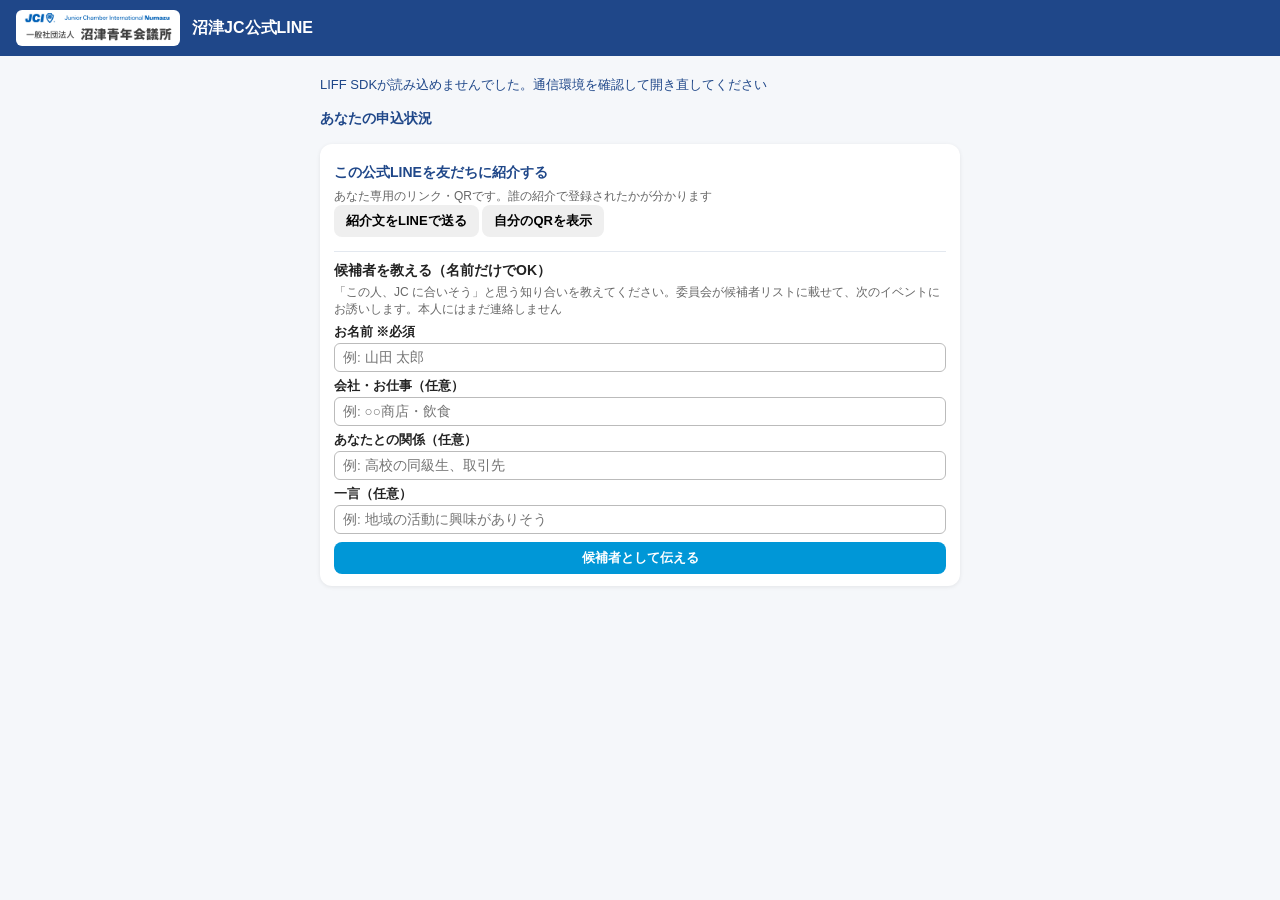
<file: index.html>
<!DOCTYPE html>
<html lang="ja">
<head>
<meta charset="utf-8">
<meta name="viewport" content="width=device-width, initial-scale=1">
<meta name="robots" content="noindex">
<link rel="preconnect" href="https://script.google.com">
<link rel="preconnect" href="https://script.googleusercontent.com">
<link rel="preload" as="script" href="https://static.line-scdn.net/liff/edge/2/sdk.js">
<title>沼津JC公式LINE</title>
<link rel="icon" href="assets/emblem_shield.png"><link rel="apple-touch-icon" href="assets/oa_icon.png">
<link rel="stylesheet" href="styles.css?v=202610131456">
</head>
<body>
<header id="hdr"><img src="assets/logo.png" alt="沼津青年会議所" class="hlogo"><span id="hdr_t">沼津JC公式LINE</span></header>
<div id="wrap">
<div id="msg">読み込み中…</div>

<div id="user_ui">
  <div id="adminlink" style="display:none;margin-bottom:10px"><button class="join" style="background:#16283c" onclick="switchToAdmin()">▶ 管理画面を開く（管理者のみ表示）</button></div>
  <div id="events"></div>
  <div id="done" class="panel" style="display:none;border:2px solid #2E7D32">
    <div class="t" id="done_title" style="color:#2E7D32"></div>
    <div class="m" id="done_body" style="white-space:pre-wrap;margin-top:6px"></div>
    <a id="done_cal" class="mapbtn" target="_blank" rel="noopener" style="display:none">📆 Googleカレンダーに追加</a>
    <button class="join" onclick="closeLiff()">LINEに戻る</button>
    <button class="cancel" onclick="document.getElementById('done').style.display='none'">この画面を閉じる</button>
  </div>
  <div id="formbox" class="panel">
    <div class="t" id="ftitle"></div>
    <div class="m" id="ffee"></div>
    <div id="quick" style="display:none">
      <div class="hist" style="margin-top:8px">前回の内容で申し込みます：<br><b id="q_summary"></b></div>
      <label>同伴人数</label>
      <select id="q_dohan_count"><option value="0">0名（ご本人のみ）</option><option value="1">1名</option><option value="2">2名</option><option value="3">3名</option><option value="4">4名</option><option value="5">5名</option></select>
      <label>同伴者のお名前（任意）</label><input id="q_dohan">
      <label>ひとことメモ（任意）</label><input id="q_memo">
      <label style="font-weight:normal"><input type="checkbox" id="q_doui" style="width:auto"> 個人情報の取り扱いに同意します（下の「取り扱いについて」参照）</label>
      <button id="q_send" class="join" onclick="sendApply(true)">この内容で申し込む</button>
      <button class="cancel" onclick="showFull()">氏名・連絡先などを修正して申し込む</button>
    </div>
    <div id="full">
      <label>お名前 ※必須</label><input id="f_name" autocomplete="name" enterkeyhint="next">
      <label>連絡先（電話またはメール）※必須</label><input id="f_contact" autocomplete="tel" enterkeyhint="next" placeholder="090-0000-0000 または メールアドレス">
      <details id="f_more" style="margin-top:10px"><summary style="font-size:13px;color:var(--navy);padding:6px 0">詳しく入力（任意：会社・業種・きっかけ・紹介者・同伴・メモ）</summary>
      <label>会社名・屋号</label><input id="f_company" autocomplete="organization">
      <label>業種</label><select id="f_gyoshu"><option value="">（選択）</option></select>
      <label>このイベントを知ったきっかけ</label><select id="f_kikkake"><option value="">（選択）</option></select>
      <label>ご紹介者（いれば）</label><input id="f_shokai" list="member_names"><datalist id="member_names"></datalist>
      <label>同伴人数</label>
      <select id="f_dohan_count"><option value="0">0名（ご本人のみ）</option><option value="1">1名</option><option value="2">2名</option><option value="3">3名</option><option value="4">4名</option><option value="5">5名</option></select>
      <label>同伴者のお名前（任意）</label><input id="f_dohan">
      <label>ひとことメモ（任意）</label><input id="f_memo">
      </details>
      <label style="font-weight:normal"><input type="checkbox" id="f_doui" style="width:auto"> 個人情報の取り扱いに同意します（下の「取り扱いについて」参照）</label>
      <button id="send" onclick="sendApply(false)">この内容で申し込む</button>
    </div>
    <details id="policy" style="margin-top:12px;font-size:12px;color:#555">
      <summary>個人情報の取り扱いについて（v2 暫定・2026-09-07）</summary>
      <div style="margin-top:6px;line-height:1.7">
        ・事業者：一般社団法人沼津青年会議所（組織拡大委員会が管理。委員長・副委員長のほか、委員会の担当者が対応のために閲覧します）<br>
        ・取得する項目：氏名、会社名・屋号、業種、連絡先、きっかけ、紹介者、同伴者、LINE のユーザーID と表示名、公式LINEに送られたメッセージ、申込画面を開いた端末の種類<br>
        ・利用目的：イベントの運営と参加確認、次回イベントや入会に関するご案内、担当者からの連絡<br>
        ・保管と委託先：Google（スプレッドシート・自動処理）、Cloudflare（表示を速くするための写しと画像。海外のサーバーを含みます）、LINEヤフー（メッセージの配信）。各社には安全管理のうえ取り扱いを委託し、上記以外の第三者にはご本人の同意なく提供しません<br>
        ・保持期間：最後のご連絡から2年を目安に、氏名・連絡先などを消して匿名化します（暫定。委員会で確定次第更新）<br>
        ・お問い合わせ・内容の確認・削除のご希望：公式LINEにメッセージをお送りください。担当の委員が対応します<br>
        ・この文は委員会承認前の暫定版です。確定した内容は、申込画面と同意欄でお知らせします
      </div>
    </details>
  </div>
  <div id="survey" class="panel" style="display:none;border:2px solid var(--blue)">
    <h2>入会後アンケート（1分）</h2>
    <div class="hint">受け入れをよくするために使います。委員会で共有しますが、個人が特定される形では公開しません</div>
    <label>入会してみて、いまの満足度は？</label>
    <input type="hidden" id="sv_score">
    <div id="sv_btns" style="display:flex;gap:6px;margin-top:4px"><button type="button" class="b_sub" style="flex:1;margin:0;padding:8px 2px;line-height:1.3" onclick="pickScore(5,this)">5<br><small style="font-weight:normal">とても満足</small></button><button type="button" class="b_sub" style="flex:1;margin:0;padding:8px 2px;line-height:1.3" onclick="pickScore(4,this)">4<br><small style="font-weight:normal">満足</small></button><button type="button" class="b_sub" style="flex:1;margin:0;padding:8px 2px;line-height:1.3" onclick="pickScore(3,this)">3<br><small style="font-weight:normal">ふつう</small></button><button type="button" class="b_sub" style="flex:1;margin:0;padding:8px 2px;line-height:1.3" onclick="pickScore(2,this)">2<br><small style="font-weight:normal">やや不満</small></button><button type="button" class="b_sub" style="flex:1;margin:0;padding:8px 2px;line-height:1.3" onclick="pickScore(1,this)">1<br><small style="font-weight:normal">不満</small></button></div>
    <label>よかったこと</label><textarea id="sv_good" rows="2"></textarea>
    <label>困っていること・要望</label><textarea id="sv_bad" rows="2"></textarea>
    <button type="button" id="sv_send" onclick="sendSurvey()" style="background:var(--blue);color:#fff;width:100%;margin-top:8px">送信する</button>
  </div>
  <h2>あなたの申込状況</h2><div id="hist"></div>
  <div class="panel" id="ref_panel" style="margin-top:16px">
    <h2>この公式LINEを友だちに紹介する</h2>
    <div class="hint">あなた専用のリンク・QRです。誰の紹介で登録されたかが分かります</div>
    <button type="button" onclick="shareReferral()">紹介文をLINEで送る</button>
    <button type="button" onclick="showMyQr('myqr')">自分のQRを表示</button>
    <div id="myqr" style="display:none;text-align:center;margin-top:10px"></div>
    <div id="ref_list" style="display:none;margin-top:12px"></div>
    <div id="suggest" style="margin-top:14px;border-top:1px solid #e3e8ef;padding-top:10px">
      <div class="t" style="font-size:14px">候補者を教える（名前だけでOK）</div>
      <div class="hint">「この人、JC に合いそう」と思う知り合いを教えてください。委員会が候補者リストに載せて、次のイベントにお誘いします。本人にはまだ連絡しません</div>
      <label>お名前 ※必須</label><input id="sg_name" maxlength="40" placeholder="例: 山田 太郎">
      <label>会社・お仕事（任意）</label><input id="sg_company" maxlength="60" placeholder="例: ○○商店・飲食">
      <label>あなたとの関係（任意）</label><input id="sg_relation" maxlength="60" placeholder="例: 高校の同級生、取引先">
      <label>一言（任意）</label><input id="sg_note" maxlength="200" placeholder="例: 地域の活動に興味がありそう">
      <button type="button" id="sg_send" onclick="sendSuggest()" style="background:var(--blue);color:#fff;width:100%;margin-top:8px">候補者として伝える</button>
    </div>
  </div>
</div>

<div id="admin_ui">
  <div id="health_banner" style="display:none;background:#FFF3E0;border:1px solid #E65100;color:#7a2e00;border-radius:8px;padding:10px 12px;margin:0 0 10px;font-size:13px;white-space:pre-wrap"></div>
  <div id="tabs" style="display:flex;flex-wrap:wrap;gap:6px;margin:6px 0 12px">
    <button type="button" class="tab" data-v="todo" onclick="showView('todo')">📌 要対応<span id="nav_todo"></span></button>
    <button type="button" class="tab" data-v="cases" onclick="showView('cases')">📋 候補者</button>
    <button type="button" class="tab" data-v="event" onclick="showView('event')">🎪 イベント</button>
    <button type="button" class="tab" data-v="members" onclick="showView('members')">👥 会員</button>
    <button type="button" class="tab" data-v="stats" onclick="showView('stats')">📊 状況・KPI</button>
    <button type="button" class="tab" data-v="texts" onclick="showView('texts')">✍️ 文面・設定</button>
    <button type="button" class="tab" data-v="help" onclick="showView('help')">📖 使い方</button>
  </div>
  <section class="vw guide" data-v="help">
  <h2 id="sec_help">📖 使い方</h2>
  <div class="hint">日々の運用はこの画面と LINE のトークで完結します。迷ったらここへ。印刷用の1枚は <a href="card.html" target="_blank" rel="noopener">運用カード</a></div>

  <div class="panel">
    <h3>1. 毎日（朝5分）</h3>
    <ol>
      <li>朝9時すぎに届く「毎朝のまとめ」を見る（要対応・今日の予定・昨日の数字）</li>
      <li><span class="kw">📌 要対応</span> を上から。期限が今日か過ぎている人を減らす</li>
      <li>未入会者からのメッセージへの返信は、LINE公式アカウントの<span class="kw">チャット</span>で（この画面からは送れません）</li>
    </ol>
    <button type="button" class="b_sub" onclick="showView('todo')">要対応を開く</button>
  </div>

  <div class="panel">
    <h3>2. 「話を聞いてみたい」が来たら（当日中）</h3>
    <ol>
      <li>要対応に載る。<span class="kw">私が対応します</span>を押す（トークで「対応します 番号」でも可）。担当の決め方（暫定）: 紹介者がいる人は紹介者、いなければ最初に押した人。偏っていれば担当の選択欄（括弧は件数）で割り当て直す</li>
      <li>本人には自動で「担当の◯◯です。あらためて連絡します」が届く</li>
      <li>チャットで：名乗り → お礼 → 相手を知る質問1つ → 会う提案（お茶・例会見学）</li>
      <li>会ったら「詳細」で段階を「4 面談済み」に、所感をメモ。保留なら次にやること「再連絡」と期限</li>
    </ol>
  </div>

  <div class="panel">
    <h3>3. イベントの前（2〜3週間前）</h3>
    <ol>
      <li><span class="kw">🎪 イベント</span> で登録（画像・日時・場所・締切・定員・参加費・地図）</li>
      <li>「自分にだけテスト送信」で LINE での見え方を確認</li>
      <li>「保存して今すぐ全員に配信」か、予約配信の日時を入れて保存</li>
      <li>締切2日前のリマインド・前日リマインド・翌朝の御礼は自動（詳しい設定で切れます）</li>
    </ol>
    <button type="button" class="b_sub" onclick="showView('event')">イベントを開く</button>
  </div>

  <div class="panel">
    <h3>4. イベント当日</h3>
    <ol>
      <li>卓上や出口に QR を置く。自分の紹介 QR は 文面・設定 の「自分のQRを表示」</li>
      <li>受付で申込者一覧を開き、来た人を<span class="kw">参加</span>に（名前で絞れる）。飛び込みは「申込を手動で追加」</li>
      <li>21時に当日のまとめが届く。参加者の段階は自動で「3 イベント参加」に</li>
    </ol>
  </div>

  <div class="panel">
    <h3>5. 週1（委員会の前）</h3>
    <ul>
      <li>月曜の「週次レポート」を見る</li>
      <li><span class="kw">📋 候補者</span> で「担当なし」と、更新が30日以上止まっている人（薄い表示）を確認</li>
      <li>紹介実績と KPI は <span class="kw">📊 状況・KPI</span>。理事会用には「印刷する」</li>
    </ul>
    <button type="button" class="b_sub" onclick="showView('cases')">候補者を開く</button>
    <button type="button" class="b_sub" onclick="showView('stats')">状況・KPI を開く</button>
  </div>

  <div class="panel">
    <h3>6. 入会が決まったら</h3>
    <ol>
      <li>候補者の詳細で<span class="kw">会員にする</span>（本人に歓迎の文面、メニューが会員用に）</li>
      <li>要対応に「グループLINE招待 → 総務へ引継ぎ → 初回例会の同行 → 1か月後 → 3か月後」が順に立つ。終えたら「対応済み」</li>
      <li>入会45日後に本人へ入会後アンケートが自動で届く</li>
    </ol>
  </div>

  <div class="panel">
    <h3>7. 会員・管理者を増やす</h3>
    <ul>
      <li>会員は会員画面の下の<span class="kw">候補者を教える</span>で知り合いの名前を出せる。要対応の「担当なし」に期限=当日で載り、まとめ通知の宛先へすぐ1通届く（本人にはまだ連絡しない）</li>
      <li>会員: トークで「会員合言葉」と送ると合言葉が出る。会員は「会員登録 合言葉 氏名」と送る（メニューが会員用になる）</li>
      <li>管理者: <span class="kw">👥 会員</span> の「管理者を招待」で6桁を出し（トークで「管理者招待」でも可）、相手が「管理者登録 123456」。自分を外すのは「管理者解除」</li>
      <li>会員を外すのは <span class="kw">👥 会員</span> の「外す」</li>
    </ul>
    <button type="button" class="b_sub" onclick="showView('members')">会員を開く</button>
  </div>

  <div class="panel">
    <h3>8. 消す・整理する</h3>
    <ul>
      <li>実際に辞退した人は削除せず、段階を<span class="kw">辞退・対象外</span>に（記録と数字が残る）</li>
      <li>誤登録・テストは 詳細 → その他 → 削除。イベントは読み込んで「このイベントを削除」（申込の記録も消える）</li>
      <li>保持期間（2年）を過ぎた人は 文面・設定 → 運用 の「保持期間の確認」→「匿名化を実行」</li>
    </ul>
  </div>

  <div class="panel">
    <h3>9. トークで使える言葉（公式LINEのトークに送る）</h3>
    <ul>
      <li>使うのは5つだけ: <span class="kw">対応します 番号</span> 担当になる　<span class="kw">状況</span> いまの断面　<span class="kw">まとめ通知</span> 毎朝のまとめを自分に　<span class="kw">管理者登録</span> 管理者メニューを出し直す　<span class="kw">管理ヘルプ 設定</span> 設定と交代の言葉</li>
      <li>それ以外はこの画面で: 招待と合言葉は 会員、目標は 状況・KPI、点検・バックアップ・保持期間・外形監視は 文面・設定 の運用</li>
      <li><span class="kw">確認モード 未入会者／会員／解除</span> 自分だけ扱いを切り替えて、未入会者や会員から見た画面・自動応答を確かめる（12時間で自動解除）</li>
    </ul>
  </div>

  <div class="panel">
    <h3>10. PC で使う</h3>
    <ul>
      <li>admin.html をブックマーク（初回だけ LINE ログイン）。左のメニューで画面を切り替える</li>
      <li>「/」キーで検索欄へ、Esc で詳細を閉じる。状況・KPI は「印刷する」で1枚に</li>
      <li>候補者の詳細は右の引き出しに開く。表の見出しを押すと並べ替え</li>
    </ul>
  </div>

  <div class="panel">
    <h3>11. 困ったとき</h3>
    <ul>
      <li>まず 文面・設定 → 運用 の<span class="kw">点検</span>。⚠️ の行に直し方が書いてある</li>
      <li>画面の上に警告が出たら、自動処理か Cloudflare の異常。運用の「外形監視を今実行」で状態を見る</li>
      <li>毎朝のまとめが来ない: GAS のトリガーが止まっている可能性。運用の「コード版・最終実行」で最終実行日を確認</li>
      <li>役員交代・鍵の作り直し・権限の棚卸は「引継ぎパッケージ」（README と同じフォルダ）</li>
    </ul>
  </div>

  <div class="panel">
    <h3>12. 言葉の意味</h3>
    <ul>
      <li><b>段階</b>: 1 リストアップ → 2 イベント申込 → 3 イベント参加 → 4 面談済み → 5 入会意向あり → 6 入会申請 → 7 入会。1・2・3・7 は自動で進み、4〜6 は人が更新する</li>
      <li><b>要対応</b>: 次にやることに期限が付いていて、今日か過ぎている人</li>
      <li><b>担当</b>: その候補者に連絡する委員。「私が対応します」で自分になる</li>
      <li><b>きっかけ</b>: どこで接点ができたか（交流会・例会ゲスト・紹介・QR など）。KPI のきっかけ別に出る</li>
      <li><b>通知の記号</b>: ⚠️重要（すぐ見る）／🎫申込／👤人の動き／📣配信／📋まとめ／🎉入会／💬会話</li>
    </ul>
  </div>
  </section>
  <section class="vw" data-v="todo">
  <h2 id="sec_todo">📌 要対応 <span id="todo_count" class="hint" style="font-weight:normal"></span></h2>
  <div class="hint">期限が今日か過ぎている人が上。「私が対応します」で担当を取り、中身の更新は「詳細」で</div>
  <div id="todo_scope" class="chips"></div>
  <div id="a_cases"></div>
  <details id="todo_future" style="display:none"><summary style="padding:6px 0" id="todo_future_sum">予定</summary><div id="a_cases_future"></div></details>
  </section>
  <section class="vw" data-v="event">
  <h2 id="sec_event">🎪 イベント登録・配信</h2>
  <div class="panel" id="ev_form">
    <div class="t">イベント登録・配信</div>
    <div id="ev_table"></div>
    <div style="display:flex;justify-content:space-between;align-items:center;margin:8px 0">
      <button type="button" onclick="$('a_ev').value=''; adminLoad(); window.scrollTo({top: document.getElementById('a_name').offsetTop - 80, behavior: 'smooth'});" style="background:var(--blue);color:#fff;font-size:13px;padding:8px 12px">＋ 新しいイベント</button>
      <span id="ev_editing" class="hint"></span>
      <button type="button" id="ev_copy" class="b_sub" style="display:none;font-size:12px;padding:6px 10px;min-height:30px" onclick="adminCopy()">複製して新規作成</button>
      <button type="button" id="ev_del" class="b_abs" style="display:none;font-size:12px;padding:6px 10px;min-height:30px" onclick="adminDeleteEvent()">このイベントを削除</button>
    </div>
    <select id="a_ev" onchange="adminLoad()" style="display:none"><option value="">（新規作成）</option></select>
    <label style="font-weight:normal"><input type="checkbox" id="a_showold" style="width:auto" onchange="renderAdmin(STATE)"> 過去のイベントも表示</label>
    <label>イベント名 ※必須</label><input id="a_name">
    <div class="hint">読み込んだイベントの名前を変えて保存すると、申込の記録も新しい名前に追随します</div>
    <label>開催日</label><input id="a_date" type="date">
    <label>時間</label><input id="a_time" placeholder="19:00〜21:00">
    <label>場所</label><input id="a_place">
    <label>案内文</label><textarea id="a_desc"></textarea>
    <label>申込締切日（空欄=制限なし。開催日を入れると2日前を自動提案）</label><input id="a_deadline" type="date">
    <label>定員（空欄=制限なし）</label><input id="a_cap" type="number" min="1">
    <label>参加費（任意）</label><input id="a_fee" placeholder="3,000円（当日現金）">
    <label>地図URL（Googleマップの共有リンク・任意）</label><input id="a_map" placeholder="https://maps.app.goo.gl/...">
    <label>予約配信（日時を入れて保存すると、その時刻に自動で全員配信）</label>
    <div style="display:flex;gap:6px"><input id="a_sched" type="datetime-local" style="flex:1"><button type="button" class="b_clr" onclick="document.getElementById('a_sched').value='';" style="white-space:nowrap">取消</button></div>
    <div class="hint">10分おきにチェックして送信。「今すぐ全員に配信」すると予約は解除されます</div>
    <label style="font-weight:normal"><input type="checkbox" id="a_active" checked style="width:auto"> 受付中（外すと案内・申込から消えます）</label>
    <details id="a_more" style="margin-top:10px"><summary style="font-size:13px;color:var(--navy);padding:6px 0">詳しい設定（締切前リマインド・御礼・画像を外す）</summary>
    <label style="font-weight:normal"><input type="checkbox" id="a_dlremind" style="width:auto"> 締切2日前の朝9時に「まだ間に合います」を全員に自動配信する（通数を1本使います）</label>
    <label style="font-weight:normal"><input type="checkbox" id="a_thanks" checked style="width:auto"> 参加した人へ翌朝に御礼を自動で送る（文面は「文面」の「御礼」。出欠で「参加」にした人だけ）</label>
    <label style="font-weight:normal"><input type="checkbox" id="a_rmimg" style="width:auto" onchange="updatePreview()"> 画像なしにする（登録済みの画像を外す）</label>
    </details>
    <label>チラシ・画像（任意）</label><input id="a_img" type="file" accept="image/*">
    <div class="hint">配信カードに載ります（自動で縮小）。見え方はプレビューで確認</div>
    <img id="a_prev">

    <details open id="pv_wrap" style="margin-top:16px"><summary class="t" style="cursor:pointer">配信カードのプレビュー（LINEでの見え方）</summary>
    <div id="pv" class="card" style="margin-top:8px;border:1px solid #dde3ea">
      <img id="pv_img" style="display:none;max-height:220px;object-fit:contain;background:#f3f6f9">
      <div class="cb">
        <div class="t" id="pv_name">（イベント名）</div>
        <div class="m" id="pv_date">📅 </div>
        <div class="m" id="pv_place">📍 </div>
        <div class="m" id="pv_fee" style="display:none"></div>
        <div class="m" id="pv_rem" style="display:none"></div>
        <div class="m" id="pv_desc" style="white-space:pre-wrap"></div>
        <button class="join" disabled style="opacity:.85" id="pv_btn">参加する</button>
        <button class="join" disabled style="opacity:.85;background:#eee;color:#333;display:none" id="pv_map">地図を開く</button>
      </div>
    </div>
    </details>
    <button id="a_save" onclick="adminSave('none')">保存する（配信はしない）</button>
    <button id="a_test" onclick="adminSave('test')">保存して、自分にだけテスト送信する</button>
    <button id="a_savebc" onclick="adminSave('all')">保存して、今すぐ全員に配信する</button>
  </div>

  <div id="ev_right">
  <div class="panel" id="apl_panel" style="display:none">
    <div class="t" id="apl_title">申込者一覧</div>
    <div id="apl_stats" class="hint"></div>
    <div style="display:flex;gap:6px;flex-wrap:wrap;margin:4px 0"><button type="button" class="b_sub" onclick="printRoster()">受付名簿を印刷</button><button type="button" class="b_sub" onclick="showEventQr()">申込QRを表示</button></div>
    <div id="ev_qr" style="display:none;text-align:center;margin:8px 0"></div>
    <input id="apl_q" placeholder="名前・会社で絞る（当日の受付用）" oninput="renderApplicants()" style="margin:6px 0">
    <div class="hint">受付で「参加」に。候補者の段階も自動で進みます</div>
    <div id="apl_list"></div>

    <div class="sub">
      <div class="t" style="font-size:14px">申込を手動で追加（電話・口頭・飛び込み＝代理申込）</div>
      <label>お名前 ※必須</label><input id="m_name">
      <label>連絡先</label><input id="m_contact">
      <label>同伴人数</label><select id="m_dohan_count"><option value="0">0名</option><option value="1">1名</option><option value="2">2名</option><option value="3">3名</option><option value="4">4名</option><option value="5">5名</option></select>
      <details style="margin-top:6px"><summary style="font-size:12px;color:var(--navy);padding:4px 0">詳しく（会社・きっかけ・紹介者・同伴者名・メモ）</summary>
      <label>会社名・屋号</label><input id="m_company">
      <label>きっかけ</label><select id="m_kikkake"><option value="">（選択）</option></select>
      <label>ご紹介者</label><input id="m_shokai" list="member_names">
      <label>同伴者のお名前</label><input id="m_dohan">
      <label>メモ（受付の経緯など）</label><input id="m_memo">
      </details>
      <label style="display:block;margin-top:8px"><input type="checkbox" id="m_consent"> 本人に個人情報の取り扱いを説明し、口頭で同意を確認した ※必須</label>
      <label>確認した委員のお名前 ※必須</label><input id="m_consent_by" list="member_names">
      <label style="display:block;margin-top:6px"><input type="checkbox" id="m_force"> 定員・締切を超えるが、例外として受け付ける（記録に残ります）</label>
      <button type="button" onclick="adminAddApply()" style="background:var(--blue);color:#fff;width:100%;margin-top:8px">この内容で申込を追加する</button>
    </div>

    <div class="sub">
      <div class="t" style="font-size:14px">申込者だけに連絡する</div>
      <div class="hint">変更連絡・御礼・アンケートのお願いなど。キャンセル・欠席の人には送りません。定型文を押してから編集できます</div>
      <div>
        <button type="button" class="b_sub" onclick="insertTpl('thanks')">御礼</button>
        <button type="button" class="b_sub" onclick="insertTpl('change')">変更連絡</button>
        <button type="button" class="b_sub" onclick="insertTpl('survey')">アンケートのお願い</button>
        <button type="button" class="b_sub" onclick="insertTpl('remind')">当日のご案内</button>
      </div>
      <textarea id="a_msg" placeholder="本文を入力（定型文ボタンで挿入できます）"></textarea>
      <button id="a_send" onclick="adminMessage()" style="background:var(--blue);color:#fff;width:100%;margin-top:8px">申込者に送信する</button>
    </div>
  </div>
  </div>
  </section>
  <section class="vw" data-v="cases">
  <h2 id="sec_cases">📋 候補者一覧 <button type="button" onclick="openDetail('')" style="font-size:12px;padding:4px 8px;margin-left:8px">＋ 追加</button> <button type="button" onclick="printCases()" style="font-size:12px;padding:4px 8px" title="いまの絞り込みのまま、委員会用の一覧を印刷">一覧を印刷</button></h2>
  <div class="hint">名簿。名前・会社で検索、段階・担当で絞り込み。行を押すと詳細（見る・更新する）</div>
  <div style="display:flex;gap:6px;margin-bottom:8px;flex-wrap:wrap"><input id="a_q" placeholder="名前・会社・担当で検索" oninput="renderAll()" style="flex:2 1 160px"><select id="a_tanto" onchange="renderAll()" style="flex:1 1 120px"><option value="">担当：すべて</option></select><select id="a_stage" onchange="renderAll()" style="flex:1 1 120px"><option value="">全段階</option></select></div>
  <div id="stage_chips" class="chips"></div>
  <div id="a_all"></div>

  <div id="case_detail" style="display:none;position:fixed;inset:0;background:#fff;overflow:auto;z-index:50;padding:12px 14px 40px">
    <div style="display:flex;justify-content:space-between;align-items:center;gap:8px"><div id="cd_title" style="font-weight:bold;font-size:16px"></div><button type="button" onclick="closeDetail()" style="font-size:12px;padding:6px 10px">閉じる</button></div>
    <div id="cd_info" class="hist" style="margin-top:8px"></div>
    <div class="sub" id="cd_update">
      <div class="t" style="font-size:14px">更新</div>
      <label>段階</label><select id="cd_status"></select>
      <label>担当</label><select id="cd_tanto"><option value="">（担当なし）</option></select>
      <label>次にやること（空にすると要対応から外れる）</label><input id="cd_next" list="next_presets" placeholder="例: 面談の日程調整">
      <datalist id="next_presets"><option value="入会希望フォロー（当日中に1:1で返信）"><option value="1:1で返信（本文は人が書く）"><option value="面談の日程調整"><option value="例会・交流会に誘う"><option value="申請書類の案内"><option value="再連絡（本人と約束した時期）"><option value="御礼の連絡"></datalist>
      <label>期限</label><input id="cd_due" type="date">
      <div style="display:flex;gap:8px;margin-top:8px;flex-wrap:wrap">
        <button type="button" onclick="saveDetail()" style="background:var(--blue);color:#fff;flex:2">保存</button>
        <button type="button" onclick="detailOp('assign')" class="b_att" style="flex:1">私が対応します</button>
        <button type="button" onclick="detailOp('done')" style="flex:1">対応済み</button>
      </div>
      <label>メモを追記</label><div style="display:flex;gap:6px"><input id="cd_memo" placeholder="所感・次の一手・約束した時期など" style="flex:1"><button type="button" onclick="addMemoDetail()">追記</button></div>
    </div>
    <div class="sub" id="cd_new" style="display:none">
      <div class="t" style="font-size:14px">候補者を追加（イベントなしで会った人・紹介された人）</div>
      <label>氏名 ※必須</label><input id="n_name">
      <label>会社名・屋号</label><input id="n_company">
      <label>業種</label><select id="n_gyoshu"><option value="">（選択）</option></select>
      <label>きっかけ</label><select id="n_kikkake"><option value="">（選択）</option></select>
      <label>紹介者</label><input id="n_shokai" list="member_names">
      <label>メモ</label><input id="n_memo">
      <label>次にやること（任意。入れると要対応に載る）</label><input id="n_next" list="next_presets">
      <label style="font-weight:normal"><input type="checkbox" id="n_self" checked style="width:auto"> 自分を担当にする</label>
      <button type="button" onclick="adminAddCase(false)" style="background:var(--blue);color:#fff;width:100%;margin-top:8px">候補者を追加する</button>
    </div>
    <details id="cd_other" style="margin-top:10px"><summary style="font-weight:bold;padding:6px 0">その他（氏名・属性・会員化・引継ぎ・統合・削除）</summary>
      <div class="sub">
        <label>氏名</label><input id="cd_name">
        <label>会社名・屋号</label><input id="cd_company">
        <label>業種</label><select id="at_gyoshu"><option value="">（選択）</option></select>
        <label>役職</label><input id="at_yakushoku">
        <label>年齢帯</label><select id="at_nenrei"><option value="">（選択）</option></select>
        <label>エリア</label><input id="at_area" placeholder="例: 沼津市">
        <label>関心</label><select id="at_kanshin"><option value="">（選択）</option></select>
        <button type="button" onclick="saveOther()" style="background:var(--blue);color:#fff;width:100%;margin-top:8px">氏名・属性を保存</button>
        <div class="apl" id="cd_actions" style="margin-top:10px"></div>
      </div>
    </details>
  </div>
  </section>
  <section class="vw" data-v="members">
  <h2 id="sec_members">👥 会員</h2>
  <div class="hint">会員は候補者リストに載らず、友だち数の分母からも除きます。会員は公式LINEのトークで「会員登録 合言葉 氏名」と送ると登録されます</div>
  <div style="margin:4px 0 8px"><button type="button" class="b_sub" onclick="showMemberPass()">会員登録の合言葉を表示</button><button type="button" class="b_sub" onclick="showInvite()">管理者を招待（6桁を表示）</button></div>
  <pre id="mp_out" class="hist" style="display:none;white-space:pre-wrap;font-family:inherit"></pre>
  <div id="a_members"></div>
  <div class="sub">
    <div class="t" style="font-size:14px">会員全員に連絡する（委員会→会員。人数分の通数を使います）</div>
    <textarea id="a_mmsg" rows="3" placeholder="例: 10月の交流会に、お知り合いをぜひお誘いください。紹介文の転送は会員メニューから"></textarea>
    <button type="button" onclick="adminMemberMessage()" style="background:var(--blue);color:#fff;width:100%;margin-top:8px">会員全員に送る</button>
  </div>
  </section>
  <section class="vw" data-v="stats">
  <div class="print-only" id="print_head"></div>
  <h2 id="sec_stats">📊 状況 <button type="button" onclick="refreshAdmin()" style="font-size:12px;padding:4px 8px;margin-left:8px">最新に更新</button> <button type="button" onclick="window.print()" style="font-size:12px;padding:4px 8px" title="理事会・委員会向けに1枚で印刷">印刷する</button></h2>
  <div class="hint">シートを直接直した直後は、表示が最大10分古いことがあります。「最新に更新」でその場で取り直します</div>
  <div id="a_stats" class="hist"></div>

  <h2 id="sec_kpi">🎯 KPI（目標と進捗）</h2>
  <div class="hint">必要数は目標×6（候補者・面談）と面談÷面談化率（友だち）。率は実績で自動更新</div>
  <div class="sub">
    <label>今年度の目標（入会人数）</label>
    <div style="display:flex;gap:8px"><input id="k_target" type="number" min="0" style="flex:1"><button type="button" onclick="saveKpi()" style="background:var(--blue);color:#fff">設定</button></div>
  </div>
  <div id="a_kpi" class="hist"></div>
  </section>
  <section class="vw" data-v="texts">
  <div id="tx_main">
  <h2 id="sec_texts">✍️ 文面</h2>
  <div class="hint">行を押すとその場で編集できます。保存すると次から新しい文面で送られます</div>
  <div id="a_texts"></div>
  <button type="button" onclick="openText('')" style="margin-top:8px">＋ 自動応答を追加（言葉→返信）</button>

  </div>
  <div id="tx_side">
  <h2 id="sec_menu">🧭 メニュー</h2>
  <div class="hint">画像を差し替えたあとに押すと、通常・管理者・会員の3種を作り直します</div>
  <button type="button" onclick="rebuildMenus()">メニューを作り直す</button>

  <h2 id="sec_ops">🛠 運用（点検・バックアップ・保持期間）</h2>
  <div class="hint">これまで URL に鍵を付けて開いていた操作。結果は下に出ます。「匿名化」だけは元に戻せないので確認が入ります</div>
  <div style="display:flex;flex-wrap:wrap;gap:6px">
    <button type="button" class="b_sub" onclick="adminOps('selfcheck')">点検</button>
    <button type="button" class="b_sub" onclick="adminOps('version')">コード版・最終実行</button>
    <button type="button" class="b_sub" onclick="adminOps('backup')">バックアップを今取る</button>
    <button type="button" class="b_sub" onclick="adminOps('retention_check')">保持期間の確認</button>
    <button type="button" class="b_sub" onclick="adminOps('retention_purge', '保持期間を過ぎた候補者と、その人の申込の記録を匿名化します（氏名・会社・連絡先・同伴者・LINE_userId・メモ。元に戻せません）。実行しますか？')">匿名化を実行</button>
    <button type="button" class="b_sub" onclick="adminOps('health_run')">外形監視を今実行</button>
    <button type="button" class="b_sub" onclick="adminOps('member_bcast')">会員への配信を切替（A 個別 ⇄ B グループ転送）</button>
    <button type="button" class="b_sub" onclick="adminOps('webhook')">Webhook URL を表示</button>
    <button type="button" class="b_sub" id="ops_resend" style="display:none" onclick="adminOps('resend', '前回届かなかった宛先にだけ、同じ本文をもう一度送ります。よろしいですか？')">失敗分を再送</button>
  </div>
  <div id="ops_resend_note" class="hint" style="display:none"></div>
  <pre id="ops_out" class="hist" style="display:none;white-space:pre-wrap;margin-top:8px;font-family:inherit"></pre>

  <h2 id="sec_ref">📱 自分の紹介QR・紹介文</h2>
  <div class="panel">
    <div class="hint">会場では画面のQRを見せる。友人には「紹介文をLINEで送る」</div>
    <button type="button" onclick="showMyQr('a_myqr')">自分のQRを表示</button>
    <button type="button" onclick="shareReferral()">紹介文をLINEで送る</button>
    <div id="a_myqr" style="display:none;text-align:center;margin-top:10px"></div>
  </div>

  <div><a id="a_sheet" class="sheet" target="_blank" rel="noopener">▶ スプレッドシートを開く（集計・月次）</a></div>
  </div>
  </section>

</div>
<div id="dbg" style="font-size:10px;color:#999;margin-top:20px;word-break:break-all"></div>
</div>
<script src="config.js?v=202610131456"></script>
<script>
// LINEの部品の読込を待たずに、イベント一覧だけの写し（個人情報なし）を先に取りに行く
var WORKER = (window.JC_CONFIG || {}).WORKER || "";
var PUBLIC_PROMISE = null;
try {
  if (WORKER && !/p(?:=|%3D)admin/.test(location.search)) PUBLIC_PROMISE = fetch(WORKER + "/public").then(function(r){ return r.json(); }).catch(function(){ return null; });
} catch (e) {}
</script>
<script src="https://static.line-scdn.net/liff/edge/2/sdk.js"></script>
<script src="app.js?v=202610131456"></script>
</body>
</html>
</file>
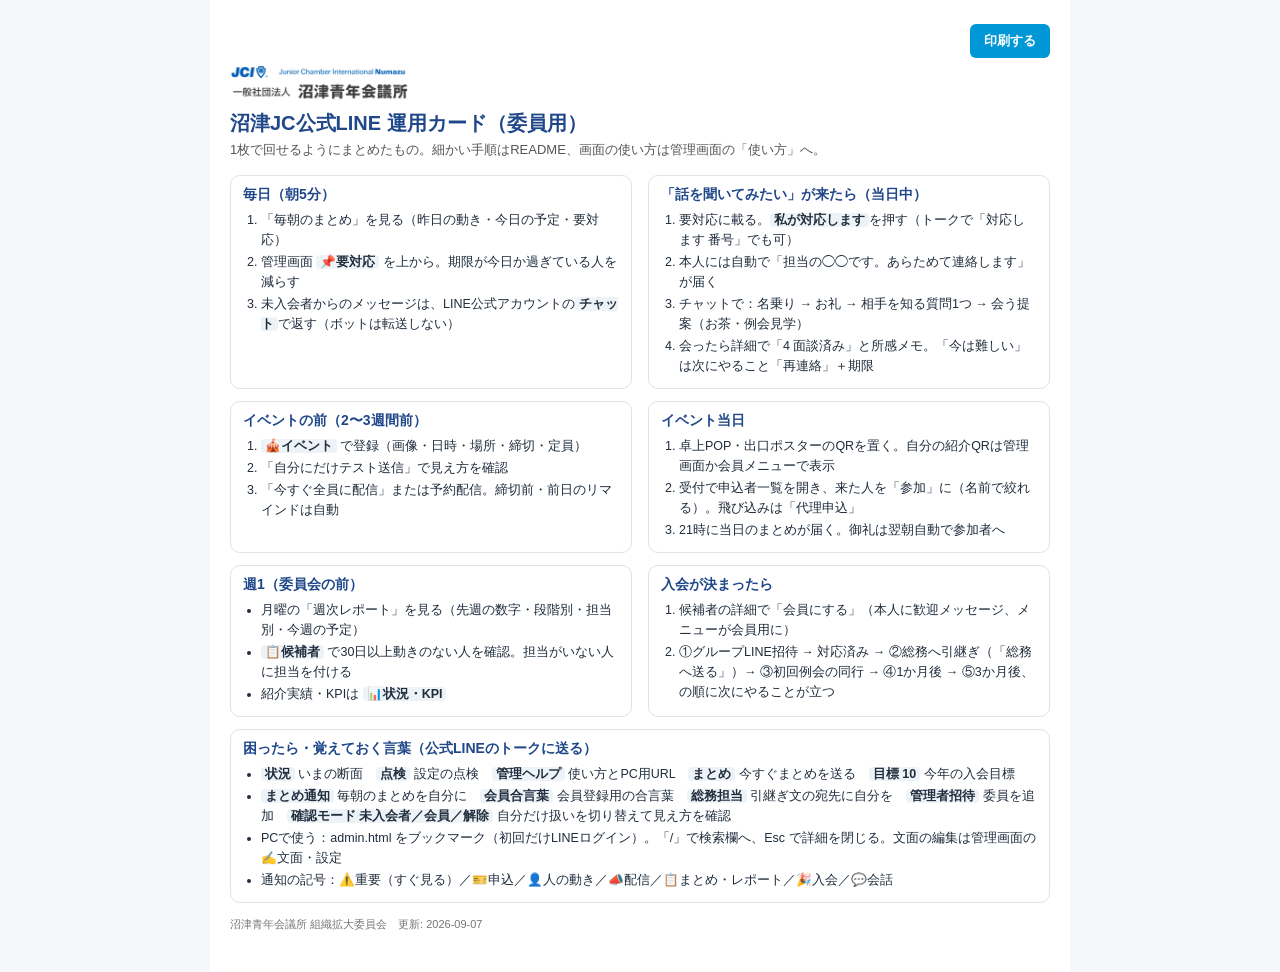
<file: card.html>
<!doctype html>
<html lang="ja">
<head>
<meta charset="utf-8">
<meta name="viewport" content="width=device-width,initial-scale=1">
<meta name="robots" content="noindex">
<title>運用カード - 沼津JC公式LINE</title>
<link rel="icon" href="assets/emblem_shield.png"><link rel="apple-touch-icon" href="assets/oa_icon.png">
<style>
  :root{--navy:#1F4789;--blue:#0097D7}
  body { font-family: "Yu Gothic", "Hiragino Sans", -apple-system, sans-serif; color: #1f2d3d; margin: 0; background: #f5f7fa; }
  .page { max-width: 820px; margin: 0 auto; padding: 24px 20px 40px; background: #fff; }
  h1 { font-size: 20px; color: var(--navy); margin: 0 0 4px; }
  .lead { font-size: 13px; color: #555; margin-bottom: 16px; }
  .grid { display: grid; grid-template-columns: 1fr 1fr; gap: 12px 16px; }
  .box { border: 1px solid #dde3ea; border-radius: 10px; padding: 10px 12px; break-inside: avoid; }
  .box h2 { font-size: 14px; color: var(--navy); margin: 0 0 6px; }
  .box ol, .box ul { margin: 0; padding-left: 18px; font-size: 12.5px; line-height: 1.6; }
  .box li { margin-bottom: 2px; }
  .wide { grid-column: 1 / -1; }
  .kw { background: #eef3f8; border-radius: 4px; padding: 0 4px; font-weight: bold; }
  .foot { font-size: 11px; color: #777; margin-top: 14px; }
  .print { text-align: right; margin-bottom: 8px; }
  .print button { border: 0; background: var(--blue); color: #fff; padding: 8px 14px; border-radius: 6px; font-weight: bold; }
  @media print { body { background: #fff; } .page { padding: 0; max-width: none; } .print { display: none; } @page { size: A4; margin: 12mm; } }
  @media (max-width: 640px) { .grid { grid-template-columns: 1fr; } }
</style>
</head>
<body>
<div class="page">
  <div class="print"><button onclick="window.print()">印刷する</button></div>
  <img src="assets/logo@2x.png" alt="沼津青年会議所" style="height:36px;display:block;margin-bottom:8px">
  <h1>沼津JC公式LINE 運用カード（委員用）</h1>
  <div class="lead">1枚で回せるようにまとめたもの。細かい手順はREADME、画面の使い方は管理画面の「使い方」へ。</div>
  <div class="grid">
    <div class="box">
      <h2>毎日（朝5分）</h2>
      <ol>
        <li>「毎朝のまとめ」を見る（昨日の動き・今日の予定・要対応）</li>
        <li>管理画面 <span class="kw">📌要対応</span> を上から。期限が今日か過ぎている人を減らす</li>
        <li>未入会者からのメッセージは、LINE公式アカウントの<span class="kw">チャット</span>で返す（ボットは転送しない）</li>
      </ol>
    </div>
    <div class="box">
      <h2>「話を聞いてみたい」が来たら（当日中）</h2>
      <ol>
        <li>要対応に載る。<span class="kw">私が対応します</span>を押す（トークで「対応します 番号」でも可）</li>
        <li>本人には自動で「担当の◯◯です。あらためて連絡します」が届く</li>
        <li>チャットで：名乗り → お礼 → 相手を知る質問1つ → 会う提案（お茶・例会見学）</li>
        <li>会ったら詳細で「4 面談済み」と所感メモ。「今は難しい」は次にやること「再連絡」＋期限</li>
      </ol>
    </div>
    <div class="box">
      <h2>イベントの前（2〜3週間前）</h2>
      <ol>
        <li><span class="kw">🎪イベント</span> で登録（画像・日時・場所・締切・定員）</li>
        <li>「自分にだけテスト送信」で見え方を確認</li>
        <li>「今すぐ全員に配信」または予約配信。締切前・前日のリマインドは自動</li>
      </ol>
    </div>
    <div class="box">
      <h2>イベント当日</h2>
      <ol>
        <li>卓上POP・出口ポスターのQRを置く。自分の紹介QRは管理画面か会員メニューで表示</li>
        <li>受付で申込者一覧を開き、来た人を「参加」に（名前で絞れる）。飛び込みは「代理申込」</li>
        <li>21時に当日のまとめが届く。御礼は翌朝自動で参加者へ</li>
      </ol>
    </div>
    <div class="box">
      <h2>週1（委員会の前）</h2>
      <ul>
        <li>月曜の「週次レポート」を見る（先週の数字・段階別・担当別・今週の予定）</li>
        <li><span class="kw">📋候補者</span> で30日以上動きのない人を確認。担当がいない人に担当を付ける</li>
        <li>紹介実績・KPIは <span class="kw">📊状況・KPI</span></li>
      </ul>
    </div>
    <div class="box">
      <h2>入会が決まったら</h2>
      <ol>
        <li>候補者の詳細で「会員にする」（本人に歓迎メッセージ、メニューが会員用に）</li>
        <li>①グループLINE招待 → 対応済み → ②総務へ引継ぎ（「総務へ送る」）→ ③初回例会の同行 → ④1か月後 → ⑤3か月後、の順に次にやることが立つ</li>
      </ol>
    </div>
    <div class="box wide">
      <h2>困ったら・覚えておく言葉（公式LINEのトークに送る）</h2>
      <ul>
        <li><span class="kw">状況</span> いまの断面　<span class="kw">点検</span> 設定の点検　<span class="kw">管理ヘルプ</span> 使い方とPC用URL　<span class="kw">まとめ</span> 今すぐまとめを送る　<span class="kw">目標 10</span> 今年の入会目標</li>
        <li><span class="kw">まとめ通知</span> 毎朝のまとめを自分に　<span class="kw">会員合言葉</span> 会員登録用の合言葉　<span class="kw">総務担当</span> 引継ぎ文の宛先に自分を　<span class="kw">管理者招待</span> 委員を追加　<span class="kw">確認モード 未入会者／会員／解除</span> 自分だけ扱いを切り替えて見え方を確認</li>
        <li>PCで使う：admin.html をブックマーク（初回だけLINEログイン）。「/」で検索欄へ、Esc で詳細を閉じる。文面の編集は管理画面の ✍️文面・設定</li>
        <li>通知の記号：⚠️重要（すぐ見る）／🎫申込／👤人の動き／📣配信／📋まとめ・レポート／🎉入会／💬会話</li>
      </ul>
    </div>
  </div>
  <div class="foot">沼津青年会議所 組織拡大委員会　更新: 2026-09-07</div>
</div>
</body>
</html>
</file>
<file: styles.css>
:root{--navy:#1F4789;--blue:#0097D7} /* JCI Navy / JCI Blue */
body{font-family:sans-serif;margin:0;background:#f5f7fa;color:#222}
header{background:var(--navy);color:#fff;padding:10px 16px;font-size:16px;font-weight:bold;display:flex;align-items:center;gap:12px}
.hlogo{height:30px;width:auto;background:#fff;border-radius:6px;padding:3px 8px;box-sizing:content-box}
#wrap{padding:12px;max-width:640px;margin:0 auto}
.card{background:#fff;border-radius:12px;box-shadow:0 1px 4px rgba(0,0,0,.08);margin-bottom:12px;overflow:hidden}
.card img{width:100%;display:block}
.cb{padding:12px}
.t{font-weight:bold;font-size:16px;margin-bottom:4px}
.m{font-size:13px;color:#555;margin-bottom:2px}
.chip{display:inline-block;padding:3px 10px;border-radius:12px;font-size:12px;font-weight:bold;margin-top:6px;margin-right:6px}
.ok{background:#E8F5E9;color:#2E7D32}
.ng{background:#eee;color:#777}
button{border:0;border-radius:8px;font-size:14px;font-weight:bold;padding:10px 14px;min-height:40px}
:focus-visible{outline:3px solid var(--blue);outline-offset:2px}
.tab{background:#e6ecf2;color:var(--blue);font-size:13px;padding:8px 10px}
.tab.on{background:var(--blue);color:#fff}
.vw{display:none}
.vw.on{display:block}
.join{background:var(--navy);color:#fff;width:100%;margin-top:8px}
.cancel{background:none;color:#C0392B;font-size:13px;padding:6px 0;text-decoration:underline}
.mapbtn{display:inline-block;margin-top:8px;font-size:13px;color:var(--navy);text-decoration:underline}
label{display:block;font-size:13px;font-weight:bold;margin:8px 0 2px}
input,select,textarea{width:100%;box-sizing:border-box;padding:8px;border:1px solid #bbb;border-radius:6px;font-size:14px}
textarea{min-height:72px;resize:vertical;line-height:1.5}
#formbox,#admin_ui{display:none}
#admin_ui.shown{display:block}
.panel{background:#fff;border-radius:12px;padding:14px;box-shadow:0 1px 4px rgba(0,0,0,.08);margin-bottom:12px}
#send,#a_savebc{background:#C0392B;color:#fff;width:100%;margin-top:12px}
#a_save{background:var(--navy);color:#fff;width:100%;margin-top:12px}
#a_test{background:var(--blue);color:#fff;width:100%;margin-top:12px}
h2{font-size:14px;color:var(--navy);margin:16px 0 8px}
#msg{font-size:13px;color:var(--navy);padding:8px 0;white-space:pre-wrap}
.hist{font-size:13px;background:#fff;border-radius:8px;padding:10px 12px;margin-bottom:6px;line-height:1.6}
.hint{font-size:13px;color:#666;margin-top:2px}
#a_prev{display:none !important}
a.sheet{font-size:13px;color:var(--navy)}
.apl{display:flex;justify-content:space-between;align-items:center;gap:6px;border-bottom:1px solid #eee;padding:8px 0;font-size:13px}
.apl .nm{flex:1;min-width:0}
.apl .nm small{color:#777;display:block;white-space:nowrap;overflow:hidden;text-overflow:ellipsis}
.apl button{font-size:12px;padding:6px 8px;border-radius:6px;min-height:32px}
.b_att{background:#2E7D32;color:#fff}
.b_abs{background:#999;color:#fff}
.b_clr{background:#eee;color:#333}
.b_sub{background:#eee;color:var(--navy);font-size:12px;padding:6px 10px;margin:4px 4px 0 0}
.tag{font-size:12px;padding:2px 6px;border-radius:8px;background:#eee;color:#555;white-space:nowrap}
.tag.att{background:#E8F5E9;color:#2E7D32}
.tag.abs{background:#eee;color:#777}
.tag.cxl{background:#FFEBEE;color:#C62828}
.tag.man{background:#FFF3E0;color:#E65100}
.sub{border-top:1px dashed #ddd;margin-top:14px;padding-top:10px}
#toast{position:fixed;left:16px;right:16px;bottom:16px;background:#1f2d3d;color:#fff;padding:10px 14px;border-radius:10px;font-size:13.5px;box-shadow:0 4px 16px rgba(0,0,0,.25);opacity:0;transform:translateY(8px);transition:opacity .2s,transform .2s;pointer-events:none;z-index:99;white-space:pre-wrap}
#toast.on{opacity:1;transform:none}
.chips{display:flex;flex-wrap:wrap;gap:6px;margin:6px 0}
.todo-h{font-size:13px;font-weight:bold;color:var(--navy);margin:10px 0 4px}
select.asg{width:auto;max-width:160px;padding:4px 6px;font-size:12px;min-height:28px}
table.roster select.asg{font-size:12.5px}
table.kv{width:100%;border-collapse:collapse;font-size:13.5px}
table.kv td{padding:5px 8px;border-top:1px solid #eee;vertical-align:top;line-height:1.5}
table.kv tr:first-child td{border-top:0}
table.kv td:first-child{white-space:nowrap;color:#555;width:34%}
#cd_info a{color:var(--navy)}
.chip.btn{cursor:pointer;background:#e6ecf2;color:var(--navy);margin-top:0}
.chip.btn.sel{background:var(--navy);color:#fff}
.tx-grp{padding:10px 12px}
.tx-row{padding:8px 6px;border-top:1px solid #eef1f5;cursor:pointer;border-radius:6px}
.tx-row:first-of-type{border-top:0}
.tx-row:hover,.tx-row.on{background:#f3f6f9}
.tx-head{display:flex;align-items:center;gap:6px;flex-wrap:wrap}
.tx-name{font-weight:bold;font-size:14px;color:#1f2d3d}
.tx-arrow{margin-left:auto;color:#999}
.tx-body{font-size:13px;color:#444;line-height:1.5;margin-top:2px;display:-webkit-box;-webkit-line-clamp:2;-webkit-box-orient:vertical;overflow:hidden}
#tx_side .panel{margin-bottom:10px}
.guide h3{font-size:14px;margin:0 0 6px;color:var(--navy)}
.guide ol,.guide ul{margin:0 0 6px;padding-left:20px;line-height:1.75;font-size:13.5px}
.guide li{margin-bottom:2px}
.guide .kw{background:#eef3f8;border-radius:4px;padding:0 4px;font-weight:bold}
.guide .b_sub{margin:6px 6px 0 0}
/* ---- PC（幅900px以上）: 左に画面の切替、右に内容。イベントは2列、詳細は右の引き出し ---- */
@media (min-width: 900px) {
  /* PC: 文字と余白を詰め、1画面に入る量を増やす。入力欄は広く */
  body{font-size:13.5px}
  body.admin #wrap{max-width:1440px;padding:12px 20px}
  #admin_ui.shown{display:grid;grid-template-columns:168px minmax(0,1fr);gap:16px;align-items:start}
  #admin_ui #tabs{position:sticky;top:10px;flex-direction:column;gap:4px;margin:0}
  #admin_ui #tabs .tab{text-align:left;padding:8px 10px;font-size:13px;min-height:34px}
  #admin_ui > section.vw{grid-column:2}
  #admin_ui > section.vw.on{display:block}
  #admin_ui > #dbg, #admin_ui > .hint, #admin_ui > #health_banner{grid-column:1 / -1}
  #toast{left:auto;right:20px;bottom:20px;max-width:380px}
  #ev_right > #pv_wrap{background:#fff;border-radius:12px;padding:12px 14px;box-shadow:0 1px 4px rgba(0,0,0,.08);margin:0 0 12px}
  #admin_ui > section[data-v="help"].on{display:grid;grid-template-columns:repeat(2,minmax(0,1fr));gap:12px;align-items:start}
  #admin_ui > section[data-v="help"] > h2, #admin_ui > section[data-v="help"] > .hint{grid-column:1 / -1}
  #admin_ui > section[data-v="event"].on{display:grid;grid-template-columns:minmax(0,1fr) minmax(0,1fr);gap:14px;align-items:start}
  #admin_ui > section[data-v="event"] > h2{grid-column:1 / -1}
  #admin_ui > section[data-v="event"] > #apl_panel{margin-top:0}
  #admin_ui > section[data-v="stats"].on{display:grid;grid-template-columns:minmax(0,1fr) minmax(0,1fr);gap:14px;align-items:start}
  #admin_ui > section[data-v="stats"] > h2, #admin_ui > section[data-v="stats"] > .hint{grid-column:1 / -1}
  /* 1カラムの画面は読みやすい幅に。入力欄は用途に合う幅に */
  #admin_ui > section[data-v="todo"], #admin_ui > section[data-v="members"]{max-width:1000px}
  #admin_ui > section[data-v="texts"].on{display:grid;grid-template-columns:minmax(0,1fr) 400px;gap:20px;align-items:start}
  #tx_side h2:first-child{margin-top:8px}
  #tx_side .b_sub{margin:4px 4px 0 0}
  #admin_ui input:not([type=checkbox]):not([type=file]), #admin_ui select{max-width:560px}
  #admin_ui input[type=date], #admin_ui input[type=number], #admin_ui input[type=time]{max-width:220px}
  #admin_ui #a_q, #admin_ui #apl_q{max-width:none}
  #admin_ui .join, #admin_ui button[style*="width:100%"]{max-width:560px}
  #a_mmsg{max-width:720px}

  #a_cases, #a_cases_future{display:grid;grid-template-columns:repeat(2,minmax(0,1fr));gap:10px}
  #a_cases .card, #a_cases_future .card{margin-bottom:0}
  #a_cases > .todo-h{grid-column:1 / -1;margin:4px 0 0}
  #case_detail{left:auto;width:640px;box-shadow:-4px 0 16px rgba(0,0,0,.15);border-left:1px solid #dde3ea;font-size:13.5px}
  h2{font-size:14px;margin:8px 0 6px}
  .t{font-size:15px}
  .m{font-size:13px}
  .hint{font-size:12px}
  .panel{padding:12px 14px;margin-bottom:10px}
  .card{margin-bottom:8px}
  .cb{padding:10px 12px}
  .hist{font-size:13px;padding:8px 10px;line-height:1.5}
  .apl{font-size:13.5px;padding:5px 0}
  .apl button{font-size:12px;min-height:28px}
  button{font-size:13px;min-height:32px;padding:7px 12px}
  .join{margin-top:6px}
  label{font-size:12.5px;margin:6px 0 2px}
  input,select,textarea{font-size:13.5px;padding:6px 8px}
  #a_desc{min-height:200px}
  #a_msg{min-height:150px}
  #a_mmsg{min-height:110px}
  #t_text{min-height:240px}
  details > summary{padding:4px 0}
  table.roster{width:100%;border-collapse:collapse;background:#fff;border-radius:8px;overflow:hidden;font-size:13px}
  table.roster th{background:#e6ecf2;color:var(--navy);text-align:left;padding:6px 8px;cursor:pointer;white-space:nowrap;user-select:none}
  table.roster td{padding:5px 8px;border-top:1px solid #eee;vertical-align:top}
  table.roster tr.row:hover{background:#f3f6f9;cursor:pointer}
  table.roster th{position:sticky;top:0;z-index:1}
}
.print-only{display:none}
@media print {
  header, #tabs, button, #msg, #dbg, .hint, #k_target, #toast, #health_banner { display: none !important; }
  .print-only{display:block;font-weight:bold;font-size:16px;margin:0 0 8px}
  #admin_ui{display:block}
  .vw.on{display:block}
  body{background:#fff}
}
</file>
